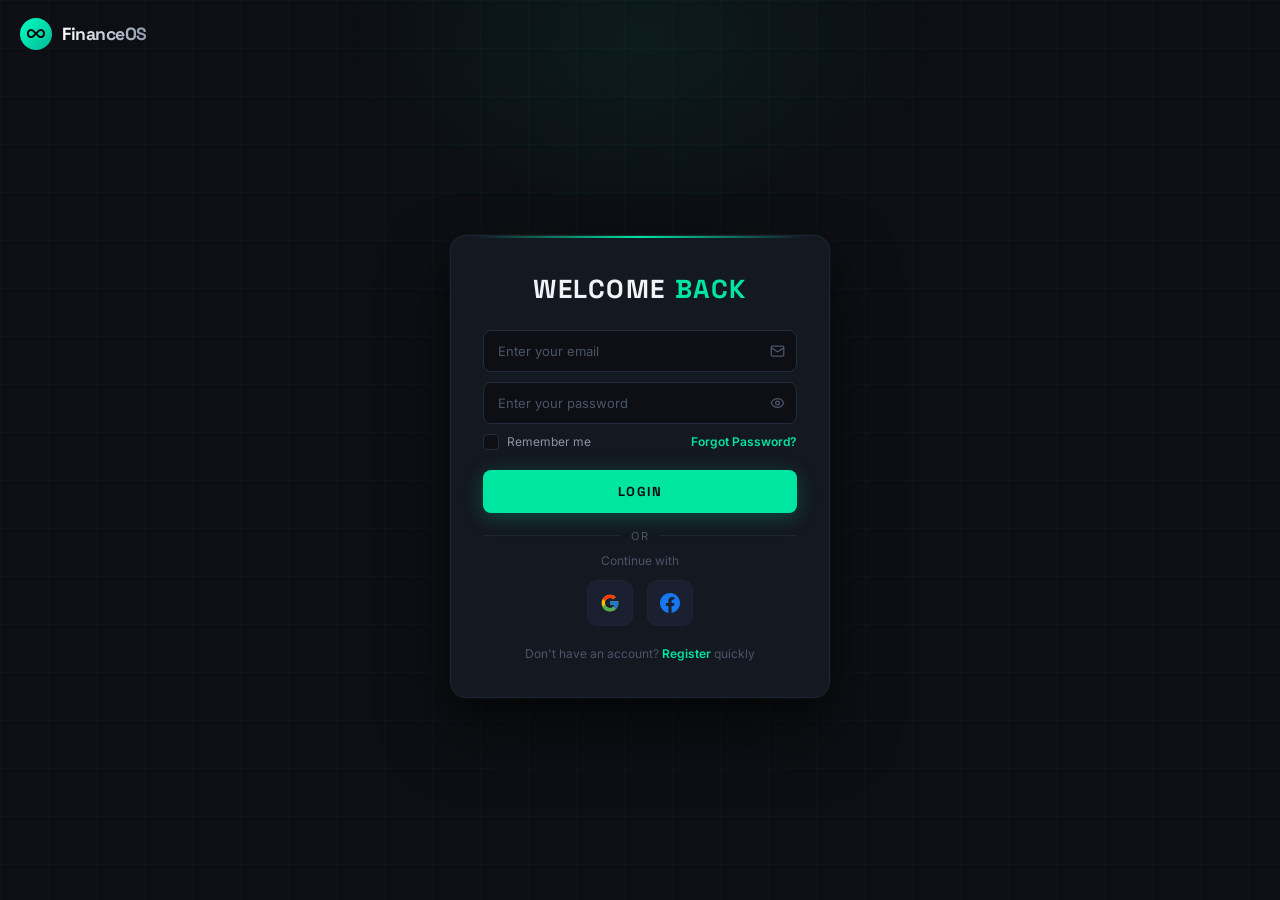
<file: frontend/login.html>
<!DOCTYPE html>
<html lang="en">
<head>
  <meta charset="UTF-8" />
  <meta name="viewport" content="width=device-width, initial-scale=1.0" />
  <title>FinanceOS – Login</title>
  <link rel="icon" type="image/svg+xml" href="data:image/svg+xml,
  <svg xmlns='http://www.w3.org/2000/svg' viewBox='0 0 32 32'>
    <defs>
      <linearGradient id='g' x1='0%25' y1='0%25' x2='100%25' y2='100%25'>
        <stop offset='0%25' stop-color='%2300FFC2'/>
        <stop offset='100%25' stop-color='%2300B896'/>
      </linearGradient>
    </defs>
    <circle cx='16' cy='16' r='16' fill='url(%23g)'/>
    <text x='50%25' y='54%25' dominant-baseline='middle' text-anchor='middle'
      font-size='22' font-weight='bold' fill='%23000000'>∞</text>
  </svg>">
  <link rel="stylesheet" href="login.css" />
  <link rel="stylesheet" href="https://cdnjs.cloudflare.com/ajax/libs/font-awesome/6.4.0/css/all.min.css" />
</head>
<body>

  <!-- Logo -->
  <a class="logo" href="#">
    <div class="logo-icon">
      <i class="fa-solid fa-infinity"></i>
    </div>
    <span class="logo-text">FinanceOS</span>
  </a>

  <!-- Card -->
  <div class="card" id="card">
    <div class="card-inner">

      <h1 class="card-title" id="card-title">Welcome <span>Back</span></h1>

      <!-- ── Sign In Panel ── -->
      <div class="panel active" id="panel-signin">

        <div class="input-wrap">
          <input type="email" id="si-email" placeholder="Enter your email" autocomplete="email" />
          <span class="input-icon">
            <svg width="15" height="15" viewBox="0 0 24 24" fill="none"
                 stroke="currentColor" stroke-width="2" stroke-linecap="round" stroke-linejoin="round">
              <rect x="2" y="4" width="20" height="16" rx="2"/>
              <path d="m22 7-8.97 5.7a1.94 1.94 0 0 1-2.06 0L2 7"/>
            </svg>
          </span>
        </div>

        <div class="input-wrap">
          <input type="password" id="si-password" placeholder="Enter your password" autocomplete="current-password" />
          <button class="input-icon" id="si-eye-btn" aria-label="Toggle password visibility">
            <svg id="si-eye-icon" width="15" height="15" viewBox="0 0 24 24" fill="none"
                 stroke="currentColor" stroke-width="2" stroke-linecap="round" stroke-linejoin="round">
              <path d="M2 12s3-7 10-7 10 7 10 7-3 7-10 7-10-7-10-7z"/>
              <circle cx="12" cy="12" r="3"/>
            </svg>
          </button>
        </div>

        <div class="row-between">
          <div class="remember" id="remember-row">
            <div class="checkbox-box" id="checkbox">
              <svg class="checkbox-check" width="11" height="11" viewBox="0 0 24 24" fill="none"
                   stroke="#0a0c10" stroke-width="3" stroke-linecap="round" stroke-linejoin="round">
                <polyline points="20 6 9 17 4 12"/>
              </svg>
            </div>
            <span class="remember-label">Remember me</span>
          </div>
          <button class="link-btn">Forgot Password?</button>
        </div>

        <button class="btn-primary">LOGIN</button>
      </div>

      <!-- ── Register Panel ── -->
      <div class="panel" id="panel-signup">

        <div class="input-wrap">
          <input type="text" id="su-name" placeholder="Full name" autocomplete="name" />
          <button class="input-icon" id="clear-btn" style="display:none;" aria-label="Clear name">
            <svg width="15" height="15" viewBox="0 0 24 24" fill="none"
                 stroke="currentColor" stroke-width="2" stroke-linecap="round" stroke-linejoin="round">
              <line x1="18" y1="6"  x2="6"  y2="18"/>
              <line x1="6"  y1="6"  x2="18" y2="18"/>
            </svg>
          </button>
        </div>

        <div class="input-wrap">
          <input type="email" id="su-email" placeholder="Email address" autocomplete="email" />
          <span class="input-icon">
            <svg width="15" height="15" viewBox="0 0 24 24" fill="none"
                 stroke="currentColor" stroke-width="2" stroke-linecap="round" stroke-linejoin="round">
              <rect x="2" y="4" width="20" height="16" rx="2"/>
              <path d="m22 7-8.97 5.7a1.94 1.94 0 0 1-2.06 0L2 7"/>
            </svg>
          </span>
        </div>

        <div class="input-wrap">
          <input type="tel" id="su-mobile" placeholder="Mobile number" autocomplete="tel" inputmode="tel" />
          <span class="input-icon">
            <svg width="15" height="15" viewBox="0 0 24 24" fill="none"
                 stroke="currentColor" stroke-width="2" stroke-linecap="round" stroke-linejoin="round">
              <path d="M22 16.92v3a2 2 0 0 1-2.18 2 19.79 19.79 0 0 1-8.63-3.07 19.5 19.5 0 0 1-6-6 19.79 19.79 0 0 1-3.07-8.67A2 2 0 0 1 4.11 2h3a2 2 0 0 1 2 1.72c.127.96.361 1.903.7 2.81a2 2 0 0 1-.45 2.11L8.09 9.91a16 16 0 0 0 6 6l1.27-1.27a2 2 0 0 1 2.11-.45c.907.339 1.85.573 2.81.7A2 2 0 0 1 22 16.92z"/>
            </svg>
          </span>
        </div>

        <div class="input-wrap">
          <input type="password" id="su-password" placeholder="Password (min 6 chars)" autocomplete="new-password" />
          <button class="input-icon" id="su-eye-btn" aria-label="Toggle password visibility">
            <svg id="su-eye-icon" width="15" height="15" viewBox="0 0 24 24" fill="none"
                 stroke="currentColor" stroke-width="2" stroke-linecap="round" stroke-linejoin="round">
              <path d="M2 12s3-7 10-7 10 7 10 7-3 7-10 7-10-7-10-7z"/>
              <circle cx="12" cy="12" r="3"/>
            </svg>
          </button>
        </div>

        <span class="field-label">Date of birth</span>
        <div class="dob-row">
          <div class="custom-select" id="su-dob-month">
            <button type="button" class="custom-select-trigger" data-value="">
              <span class="custom-select-label">Month</span>
              <svg class="select-chevron" width="14" height="14" viewBox="0 0 24 24" fill="none"
                   stroke="currentColor" stroke-width="2" stroke-linecap="round" stroke-linejoin="round">
                <polyline points="6 9 12 15 18 9"/>
              </svg>
            </button>
            <div class="custom-select-menu"></div>
          </div>
          <div class="custom-select" id="su-dob-day">
            <button type="button" class="custom-select-trigger" data-value="">
              <span class="custom-select-label">Day</span>
              <svg class="select-chevron" width="14" height="14" viewBox="0 0 24 24" fill="none"
                   stroke="currentColor" stroke-width="2" stroke-linecap="round" stroke-linejoin="round">
                <polyline points="6 9 12 15 18 9"/>
              </svg>
            </button>
            <div class="custom-select-menu"></div>
          </div>
          <div class="custom-select" id="su-dob-year">
            <button type="button" class="custom-select-trigger" data-value="">
              <span class="custom-select-label">Year</span>
              <svg class="select-chevron" width="14" height="14" viewBox="0 0 24 24" fill="none"
                   stroke="currentColor" stroke-width="2" stroke-linecap="round" stroke-linejoin="round">
                <polyline points="6 9 12 15 18 9"/>
              </svg>
            </button>
            <div class="custom-select-menu"></div>
          </div>
        </div>

        <div class="input-wrap">
          <input type="number" id="su-income" placeholder="Monthly income / salary" min="0" inputmode="numeric" />
          <span class="input-icon">
            <svg width="15" height="15" viewBox="0 0 24 24" fill="none"
                 stroke="currentColor" stroke-width="2" stroke-linecap="round" stroke-linejoin="round">
              <line x1="12" y1="1" x2="12" y2="23"/>
              <path d="M17 5H9.5a3.5 3.5 0 0 0 0 7h5a3.5 3.5 0 0 1 0 7H6"/>
            </svg>
          </span>
        </div>

        <div class="input-wrap">
          <input type="number" id="su-savings-goal" placeholder="Monthly savings goal" min="0" inputmode="numeric" />
          <span class="input-icon">
            <svg width="15" height="15" viewBox="0 0 24 24" fill="none"
                 stroke="currentColor" stroke-width="2" stroke-linecap="round" stroke-linejoin="round">
              <circle cx="12" cy="12" r="10"/>
              <circle cx="12" cy="12" r="6"/>
              <circle cx="12" cy="12" r="2"/>
            </svg>
          </span>
        </div>

        <div class="spacer"></div>
        <button class="btn-primary">CREATE ACCOUNT</button>
      </div>

      <!-- OR divider -->
      <div class="divider">
        <div class="divider-line"></div>
        <span class="divider-text">or</span>
        <div class="divider-line"></div>
      </div>

      <p class="social-label">Continue with</p>

      <div class="social-row">
        <!-- Google -->
        <button class="social-btn" aria-label="Continue with Google">
          <svg width="20" height="20" viewBox="0 0 48 48">
            <path d="M43.611 20.083H42V20H24v8h11.303C33.654 33.655 29.28 36 24 36c-6.627 0-12-5.373-12-12s5.373-12 12-12c3.059 0 5.842 1.154 7.961 3.039l5.657-5.657C34.046 6.053 29.268 4 24 4 12.955 4 4 12.955 4 24s8.955 20 20 20 20-8.955 20-20c0-1.341-.138-2.65-.389-3.917z" fill="#FFC107"/>
            <path d="M6.306 14.691l6.571 4.819C14.655 15.108 19.001 12 24 12c3.059 0 5.842 1.154 7.961 3.039l5.657-5.657C34.046 6.053 29.268 4 24 4 16.318 4 9.656 8.337 6.306 14.691z" fill="#FF3D00"/>
            <path d="M24 44c5.166 0 9.86-1.977 13.409-5.192l-6.19-5.238A11.91 11.91 0 0124 36c-5.259 0-9.72-3.447-11.571-8.239l-6.516 5.022C9.505 39.556 16.227 44 24 44z" fill="#4CAF50"/>
            <path d="M43.611 20.083H42V20H24v8h11.303a12.04 12.04 0 01-4.087 5.571l6.19 5.238C36.971 39.205 44 34 44 24c0-1.341-.138-2.65-.389-3.917z" fill="#1976D2"/>
          </svg>
        </button>
        <!-- Facebook -->
        <button class="social-btn" aria-label="Continue with Facebook">
          <svg width="20" height="20" viewBox="0 0 24 24" fill="#1877F2">
            <path d="M24 12.073c0-6.627-5.373-12-12-12s-12 5.373-12 12c0 5.99 4.388 10.954 10.125 11.854v-8.385H7.078v-3.47h3.047V9.43c0-3.007 1.792-4.669 4.533-4.669 1.312 0 2.686.235 2.686.235v2.953H15.83c-1.491 0-1.956.925-1.956 1.874v2.25h3.328l-.532 3.47h-2.796v8.385C19.612 23.027 24 18.062 24 12.073z"/>
          </svg>
        </button>
      </div>

      <!-- Footer -->
      <p class="footer-text" id="footer-text">
        Don't have an account?
        <button class="link-btn" id="footer-link">Register</button>
        quickly
      </p>

    </div>
  </div>

  <script src="login.js"></script>
</body>
</html>
</file>
<file: frontend/login.css>
@import url('https://fonts.googleapis.com/css2?family=Inter:wght@300;400;500;600&family=Space+Grotesk:wght@600;700;800&display=swap');

:root {
  --bg-page:     #0d0f14;
  --card-bg:     #141820;
  --card-border: #1e2433;
  --brand:       #00e5a0;
  --brand-dim:   rgba(0, 229, 160, 0.12);
  --brand-glow:  rgba(0, 229, 160, 0.25);
  --text-head:   #f0f4f8;
  --text-body:   #8a94a6;
  --text-muted:  #4a5568;
  --border:      #1e2433;
  --input-bg:    #0d0f14;
  --input-border:#252d3d;
  --surface:     #1a2030;
  --red:         #ff4f6a;
  --purple:      #7b6ef6;
}

*, *::before, *::after {
  box-sizing: border-box;
  margin: 0;
  padding: 0;
}

html { width: 100%; }

body {
  min-height: 100vh;
  width: 100%;
  display: flex;
  align-items: center;
  justify-content: center;
  font-family: 'Inter', sans-serif;
  background: var(--bg-page);
  overflow-x: hidden;
  position: relative;
  padding: 72px 16px 40px;
}

/* Ambient grid background */
body::before {
  content: '';
  position: fixed;
  inset: 0;
  background-image:
    linear-gradient(rgba(0,229,160,0.03) 1px, transparent 1px),
    linear-gradient(90deg, rgba(0,229,160,0.03) 1px, transparent 1px);
  background-size: 48px 48px;
  pointer-events: none;
  z-index: 0;
}

/* Ambient glow blob */
body::after {
  content: '';
  position: fixed;
  top: -160px;
  left: 50%;
  transform: translateX(-50%);
  width: 600px;
  height: 400px;
  background: radial-gradient(ellipse, rgba(0,229,160,0.06) 0%, transparent 70%);
  pointer-events: none;
  z-index: 0;
}

/* Logo */
.logo {
  position: fixed;
  top: 18px;
  left: 20px;
  z-index: 10;
  display: flex;
  align-items: center;
  gap: 10px;
  text-decoration: none;
}
.logo-icon {
  width: 32px;
  height: 32px;
  background: linear-gradient(135deg, #00FFC2 0%, #00B896 100%);
  border-radius: 50%;
  display: flex;
  align-items: center;
  justify-content: center;
  color: #000;
  font-size: 14px;
  font-weight: bold;
  flex-shrink: 0;
}
.logo-text {
  font-family: 'Space Grotesk', sans-serif;
  font-weight: 700;
  font-size: 1.1rem;
  letter-spacing: -0.5px;
  background: linear-gradient(to right, #fff, #8F9CAE);
  -webkit-background-clip: text;
  -webkit-text-fill-color: transparent;
}
@media (max-width: 480px) {
  .logo { top: 14px; left: 16px; }
}

/* Card */
.card {
  position: relative;
  z-index: 20;
  width: 100%;
  max-width: 380px;
  margin: 0 auto;
  border-radius: 16px;
  background: var(--card-bg);
  border: 1px solid var(--card-border);
  box-shadow:
    0 0 0 1px rgba(0,229,160,0.04),
    0 32px 64px rgba(0,0,0,0.5),
    0 8px 24px rgba(0,0,0,0.3);
  transition: max-width 0.3s ease;
}
.card.is-register {
  max-width: 420px;
}
.card-inner {
  padding: 32px 28px 36px;
}
@media (min-width: 400px) {
  .card-inner { padding: 36px 32px 36px; }
}
@media (max-width: 360px) {
  .card-inner { padding: 24px 18px 28px; }
}
@media (max-width: 340px) {
  .card-inner { padding: 22px 14px 26px; }
}

/* Top accent bar */
.card::before {
  content: '';
  position: absolute;
  top: 0;
  left: 24px;
  right: 24px;
  height: 2px;
  background: linear-gradient(90deg, transparent, var(--brand), transparent);
  border-radius: 0 0 4px 4px;
}

/* Title */
.card-title {
  font-family: 'Space Grotesk', sans-serif;
  font-size: clamp(18px, 6vw, 26px);
  font-weight: 700;
  color: var(--text-head);
  text-align: center;
  letter-spacing: 0.06em;
  text-transform: uppercase;
  margin-bottom: 24px;
}
.card-title span {
  color: var(--brand);
}
@media (max-width: 340px) {
  .card-title { letter-spacing: 0.04em; margin-bottom: 18px; }
}

/* Field label */
.field-label {
  display: block;
  font-size: 11px;
  font-weight: 600;
  text-transform: uppercase;
  letter-spacing: 0.08em;
  color: var(--text-muted);
  margin-bottom: 6px;
}

/* Inputs */
.input-wrap {
  position: relative;
  margin-bottom: 10px;
}
.input-wrap input {
  width: 100%;
  background: var(--input-bg);
  border: 1px solid var(--input-border);
  border-radius: 8px;
  padding: 12px 40px 12px 14px;
  color: var(--text-head);
  font-family: 'Inter', sans-serif;
  font-size: 13px;
  outline: none;
  transition: border-color 0.2s, box-shadow 0.2s, background 0.2s;
  caret-color: var(--brand);
}
.input-wrap input::placeholder { color: var(--text-muted); }
.input-wrap input:focus {
  border-color: var(--brand);
  background: #0a0c10;
  box-shadow: 0 0 0 3px var(--brand-dim);
}

/* Remove number input spinners */
.input-wrap input[type="number"]::-webkit-outer-spin-button,
.input-wrap input[type="number"]::-webkit-inner-spin-button {
  -webkit-appearance: none;
}

.input-icon {
  position: absolute;
  right: 12px;
  top: 50%;
  transform: translateY(-50%);
  color: var(--text-muted);
  background: none;
  border: none;
  cursor: pointer;
  display: flex;
  align-items: center;
  justify-content: center;
  padding: 0;
  line-height: 1;
  transition: color 0.15s;
}
.input-icon:hover { color: var(--brand); }

/* Date of birth */
.dob-row {
  display: flex;
  gap: 8px;
  margin-bottom: 10px;
}
.custom-select {
  position: relative;
  flex: 1;
  min-width: 0;
}
.custom-select-trigger {
  width: 100%;
  background: var(--input-bg);
  border: 1px solid var(--input-border);
  border-radius: 8px;
  padding: 12px 8px 12px 12px;
  font-family: 'Inter', sans-serif;
  font-size: 13px;
  color: var(--text-head);
  display: flex;
  align-items: center;
  justify-content: space-between;
  gap: 4px;
  cursor: pointer;
  outline: none;
  transition: border-color 0.2s, box-shadow 0.2s;
}
.custom-select-label {
  overflow: hidden;
  text-overflow: ellipsis;
  white-space: nowrap;
}
.custom-select-trigger[data-value=""] .custom-select-label {
  color: var(--text-muted);
}
.custom-select.open .custom-select-trigger {
  border-color: var(--brand);
  box-shadow: 0 0 0 3px var(--brand-dim);
}
.select-chevron {
  color: var(--text-muted);
  flex-shrink: 0;
  transition: transform 0.2s;
}
.custom-select.open .select-chevron {
  transform: rotate(180deg);
  color: var(--brand);
}

.custom-select-menu {
  position: absolute;
  top: calc(100% + 6px);
  left: 0;
  right: 0;
  max-height: 200px;
  overflow-y: auto;
  background: #141820;
  border: 1px solid var(--card-border);
  border-radius: 10px;
  box-shadow: 0 16px 40px rgba(0,0,0,0.6);
  padding: 6px;
  z-index: 60;
  display: none;
}
.custom-select.open .custom-select-menu {
  display: block;
}
.custom-select-option {
  padding: 8px 10px;
  border-radius: 6px;
  font-size: 13px;
  color: var(--text-body);
  cursor: pointer;
  transition: background 0.12s, color 0.12s;
}
.custom-select-option:hover {
  background: var(--surface);
  color: var(--text-head);
}
.custom-select-option.selected {
  background: var(--brand-dim);
  color: var(--brand);
  font-weight: 600;
}
.custom-select-menu::-webkit-scrollbar { width: 4px; }
.custom-select-menu::-webkit-scrollbar-track { background: transparent; }
.custom-select-menu::-webkit-scrollbar-thumb {
  background: var(--input-border);
  border-radius: 2px;
}
@media (max-width: 340px) {
  .dob-row { gap: 6px; }
  .custom-select-trigger { padding: 10px 6px 10px 10px; font-size: 12px; }
  .select-chevron { width: 12px; height: 12px; }
}

/* Remember + Forgot row */
.row-between {
  display: flex;
  flex-wrap: wrap;
  align-items: center;
  justify-content: space-between;
  gap: 8px;
  margin-bottom: 20px;
}
.remember {
  display: flex;
  align-items: center;
  gap: 8px;
  cursor: pointer;
}
.checkbox-box {
  width: 16px;
  height: 16px;
  border-radius: 4px;
  border: 1px solid var(--input-border);
  background: var(--input-bg);
  display: flex;
  align-items: center;
  justify-content: center;
  flex-shrink: 0;
  transition: all 0.2s;
}
.checkbox-box.checked {
  background: var(--brand);
  border-color: var(--brand);
}
.checkbox-check {
  opacity: 0;
  transition: opacity 0.15s;
}
.checkbox-box.checked .checkbox-check {
  opacity: 1;
}
.remember-label {
  font-size: 12px;
  color: var(--text-body);
  user-select: none;
}

/* Buttons */
.link-btn {
  background: none;
  border: none;
  font-size: 12px;
  font-weight: 600;
  color: var(--brand);
  cursor: pointer;
  transition: opacity 0.15s;
  font-family: 'Inter', sans-serif;
}
.link-btn:hover { opacity: 0.7; }

.btn-primary {
  width: 100%;
  padding: 13px 0;
  border: none;
  border-radius: 8px;
  background: var(--brand);
  color: #0a0c10;
  font-family: 'Space Grotesk', sans-serif;
  font-size: 13px;
  font-weight: 700;
  letter-spacing: 0.12em;
  text-transform: uppercase;
  cursor: pointer;
  transition: opacity 0.2s, transform 0.15s, box-shadow 0.2s;
  margin-bottom: 16px;
  box-shadow: 0 4px 20px var(--brand-glow);
}
.btn-primary:hover {
  opacity: 0.88;
  box-shadow: 0 6px 28px rgba(0,229,160,0.4);
}
.btn-primary:active { transform: scale(0.98); }

/* Divider */
.divider {
  display: flex;
  align-items: center;
  gap: 10px;
  margin-bottom: 10px;
}
.divider-line {
  flex: 1;
  height: 1px;
  background: var(--card-border);
}
.divider-text {
  font-size: 11px;
  color: var(--text-muted);
  text-transform: uppercase;
  letter-spacing: 0.1em;
}

/* Social */
.social-label {
  text-align: center;
  font-size: 12px;
  color: var(--text-muted);
  margin-bottom: 12px;
}
.social-row {
  display: flex;
  justify-content: center;
  gap: 14px;
  margin-bottom: 20px;
}
.social-btn {
  width: 46px;
  height: 46px;
  border-radius: 10px;
  background: var(--surface);
  border: 1px solid var(--card-border);
  display: flex;
  align-items: center;
  justify-content: center;
  cursor: pointer;
  transition: transform 0.2s, border-color 0.2s, background 0.2s;
}
.social-btn:hover {
  transform: translateY(-2px);
  border-color: var(--brand);
  background: var(--brand-dim);
}
.social-btn:active { transform: scale(0.95); }
.social-btn svg { display: block; }

/* Footer */
.footer-text {
  text-align: center;
  font-size: 12px;
  color: var(--text-muted);
}

/* Panels */
.panel { display: none; }
.panel.active { display: block; }

.spacer { height: 16px; }
</file>
